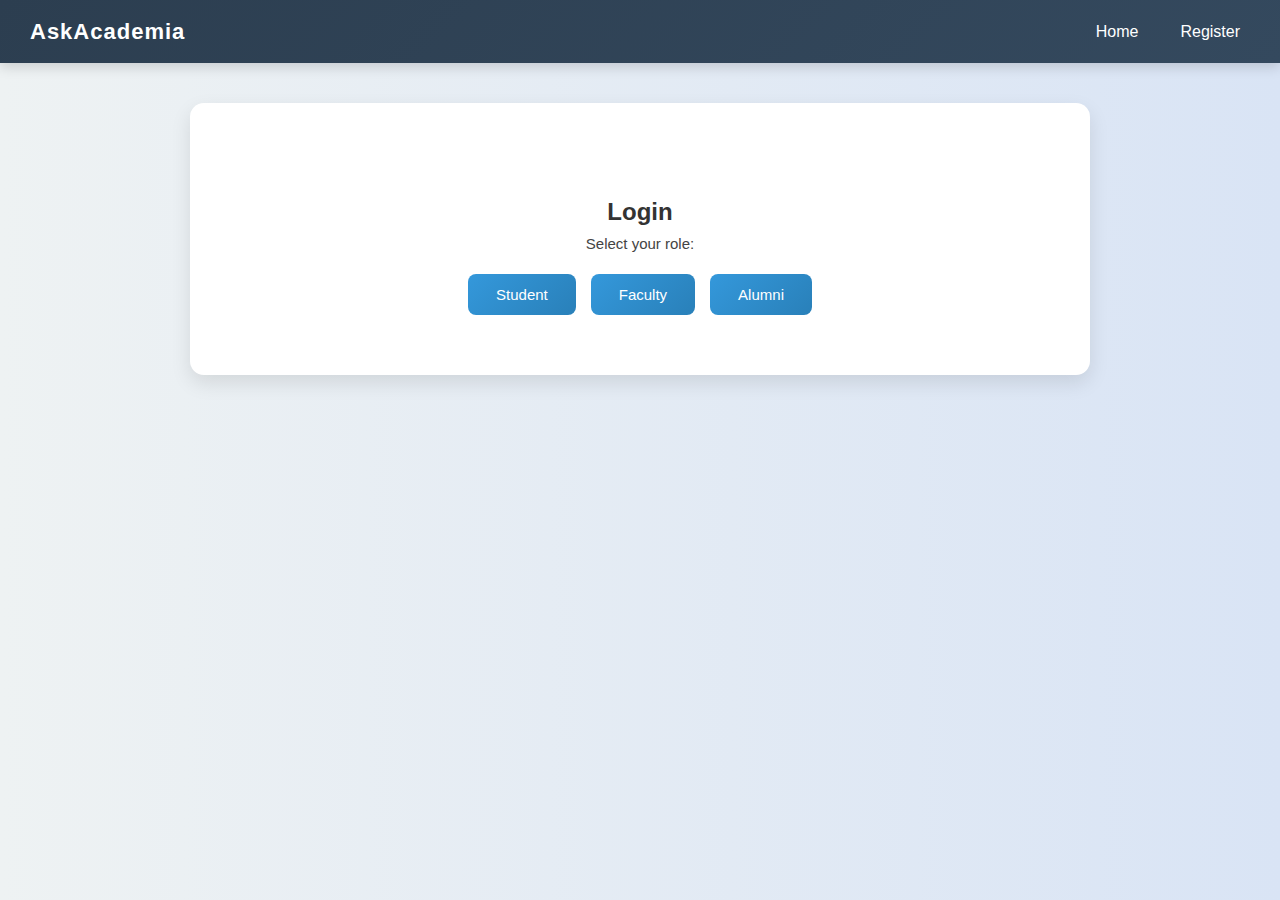
<file: login.html>
<!DOCTYPE html>
<html lang="en">
<head>
  <meta charset="UTF-8">
  <title>AskAcademia - Login</title>
  <link rel="stylesheet" href="style.css">

  <script>
    // Show login form when a role is selected
    function showLoginForm(role) {
      document.getElementById("loginForm").style.display = "block";
      document.getElementById("role").value = role;
      document.getElementById("roleLabel").textContent = role + " Login";
    }

    // Handle login form submission
    function handleLogin(event) {
      event.preventDefault(); // prevent page reload

      const role = document.getElementById("role").value;
      const username = document.getElementById("username").value.trim();
      const password = document.getElementById("password").value.trim();

      // Simple validation
      if (!username || !password) {
        alert("Please enter both username and password.");
        return;
      }

      // Redirect based on role
      if (role === "Student") {
        window.location.href = "./Student Dashboard/student_dashboard.html";
      } else if (role === "Faculty") {
        window.location.href = "./Faculty Dashboard/faculty_dashboard.html";
      } else if (role === "Alumni") {
        window.location.href = "./Alumni Dashboard/alumni_dashboard.html";
      } else {
        alert("Please select a role first.");
      }
    }
  </script>
</head>
<body>
  <!-- Navbar -->
  <div class="navbar">
    <h2>AskAcademia</h2>
    <ul>
      <li><a href="index.html">Home</a></li>
      <li><a href="register.html">Register</a></li>
    </ul>
  </div>

  <!-- Container -->
  <div class="container">
    <div class="hero">
      <h2>Login</h2>
    </div>
    
    <p style="text-align:center;">Select your role:</p>
    <div class="role-buttons">
      <button onclick="showLoginForm('Student')">Student</button>
      <button onclick="showLoginForm('Faculty')">Faculty</button>
      <button onclick="showLoginForm('Alumni')">Alumni</button>
    </div>

    <form id="loginForm" style="display:none;" onsubmit="handleLogin(event)">
      <input type="hidden" id="role">
      <h3 id="roleLabel">Login</h3>
      
      <label>Username:</label>
      <input type="text" id="username" required><br><br> 

      <label>Password:</label>
      <input type="password" id="password" required><br><br>

      <button type="submit">Login</button>
    </form>
  </div>
</body>
</html>
</file>
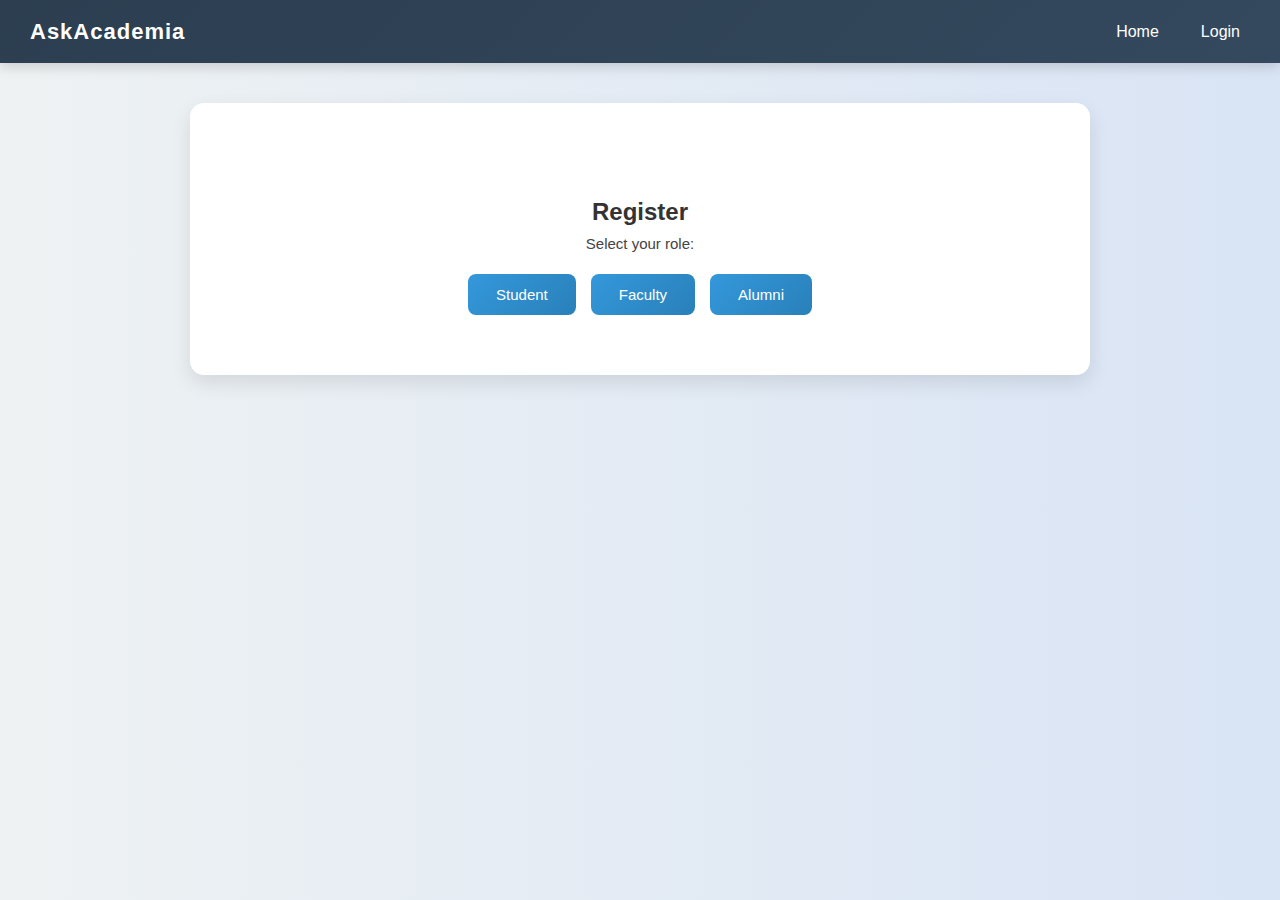
<file: register.html>
<!DOCTYPE html>
<html lang="en">
<head>
  <meta charset="UTF-8">
  <title>AskAcademia - Registration</title>
  <link rel="stylesheet" href="style.css">

  <script>
    function showForm(role) {
      document.getElementById("studentForm").style.display = "none";
      document.getElementById("facultyForm").style.display = "none";
      document.getElementById("alumniForm").style.display = "none";

      if (role === "student") {
        document.getElementById("studentForm").style.display = "block";
      } else if (role === "faculty") {
        document.getElementById("facultyForm").style.display = "block";
      } else if (role === "alumni") {
        document.getElementById("alumniForm").style.display = "block";
      }
    }

    function setYear() {
      const sem = document.getElementById("semester").value;
      let year = "";
      if (sem === "1" || sem === "2") year = "1st Year";
      else if (sem === "3" || sem === "4") year = "2nd Year";
      else if (sem === "5" || sem === "6") year = "3rd Year";
      else if (sem === "7" || sem === "8") year = "4th Year";
      document.getElementById("year").value = year;
    }

    // Handle Registration (redirect to login page)
    function handleRegistration(role, event) {
      event.preventDefault(); // stop form from reloading page
      alert(role.charAt(0).toUpperCase() + role.slice(1) + " registered successfully!");

      // Redirect to login.html
      window.location.href = "./login.html";
    }
  </script>
</head>
<body>
  <!-- Navbar -->
  <div class="navbar">
    <h2>AskAcademia</h2>
    <ul>
      <li><a href="index.html">Home</a></li>
      <li><a href="login.html">Login</a></li>
    </ul>
  </div>

  <!-- Container -->
  <div class="container">
    <div class="hero">
      <h2>Register</h2>
    </div>

    <p style="text-align:center;">Select your role:</p>
    <div class="role-buttons">
      <button onclick="showForm('student')">Student</button>
      <button onclick="showForm('faculty')">Faculty</button>
      <button onclick="showForm('alumni')">Alumni</button>
    </div>

    <!-- Student Registration -->
    <!-- Student Registration -->
    <form id="studentForm" style="display:none;" onsubmit="handleRegistration('student', event)">

  <h3>Student Registration</h3>

  <label>Name:</label>
  <input type="text" name="Name" required><br><br>

  <label>User ID:</label>
  <input type="text" name="UserID" required><br><br>

  <label>Password:</label>
  <input type="password" name="Password" minlength="6" required><br><br>

  <label>Enrollment No.:</label>
  <input type="text" name="EnrollmentNumber" required><br><br>

  <label>Semester:</label>
  <select id="semester" name="Semester" onchange="setYear()" required>
    <option value="">--Select--</option>
    <option value="1">1</option><option value="2">2</option>
    <option value="3">3</option><option value="4">4</option>
    <option value="5">5</option><option value="6">6</option>
    <option value="7">7</option><option value="8">8</option>
  </select><br><br>

  <label>Year:</label>
  <input type="text" id="year" name="Year" readonly><br><br>

  <label>Course:</label>
  <select name="Course" required>
    <option value="">--Select Course--</option>
    <option value="BECE">BECE</option>
    <option value="BEIT">BEIT</option>
    <option value="BEME">BEME</option>
    <option value="BEECE">BEECE</option>
    <option value="BEEE">BEEE</option>
    <option value="BE Civil Engg.">BE Civil Engg.</option>
  </select><br><br>

  <label>Email:</label>
  <input type="email" name="Email" required><br><br>

  <button type="submit" name="submit">Register</button>
</form>

    <!-- Faculty Registration -->
    <form id="facultyForm" style="display:none;" onsubmit="handleRegistration('faculty', event)">
      <h3>Faculty Registration</h3>
      <label>Name:</label>
      <input type="text" required><br><br>
      <label>User ID:</label>
      <input type="text" required><br><br>
      <label>Password:</label>
      <input type="password" minlength="6" required><br><br>
      <label>Photo:</label>
      <input type="file" accept="image/*"><br><br>
      <label>Email:</label>
      <input type="email" required><br><br>
      <label>Department:</label>
      <select required>
        <option value="">--Select Department--</option>
        <option>Computer Department</option>
        <option>Civil Department</option>
        <option>Mechanical Department</option>
        <option>Electrical Department</option>
        <option>Information Technology</option>
        <option>Electronics and Communication</option>
      </select><br><br>
      <label>Activity Cell (optional):</label>
      <input type="text"><br><br>
      <label>Category:</label>
      <select required>
        <option value="">--Select Category--</option>
        <option>Academic/Exam-related Stress</option>
        <option>Career Guidance (Placements, GATE, Abroad Studies, Research)</option>
        <option>Harassment/Bullying</option>
        <option>Infrastructure/Digital/Campus Tech Issues</option>
        <option>Mental Health or Personal Support</option>
      </select><br><br>
      <button type="submit">Register</button>
    </form>

    <!-- Alumni Registration -->
    <form id="alumniForm" style="display:none;" onsubmit="handleRegistration('alumni', event)">
      <h3>Alumni Registration</h3>
      <label>User ID:</label>
      <input type="text" required><br><br>
      <label>Password:</label>
      <input type="password" minlength="6" required><br><br>
      <label>Name:</label>
      <input type="text" required><br><br>
      <label>Photo:</label>
      <input type="file" accept="image/*"><br><br>
      <label>Pass-out Year:</label>
      <input type="text" required><br><br>
      <label>Field of Interest:</label>
      <input type="text" required><br><br>
      <button type="submit">Register</button>
    </form>
  </div>
</body>
</html>
</file>
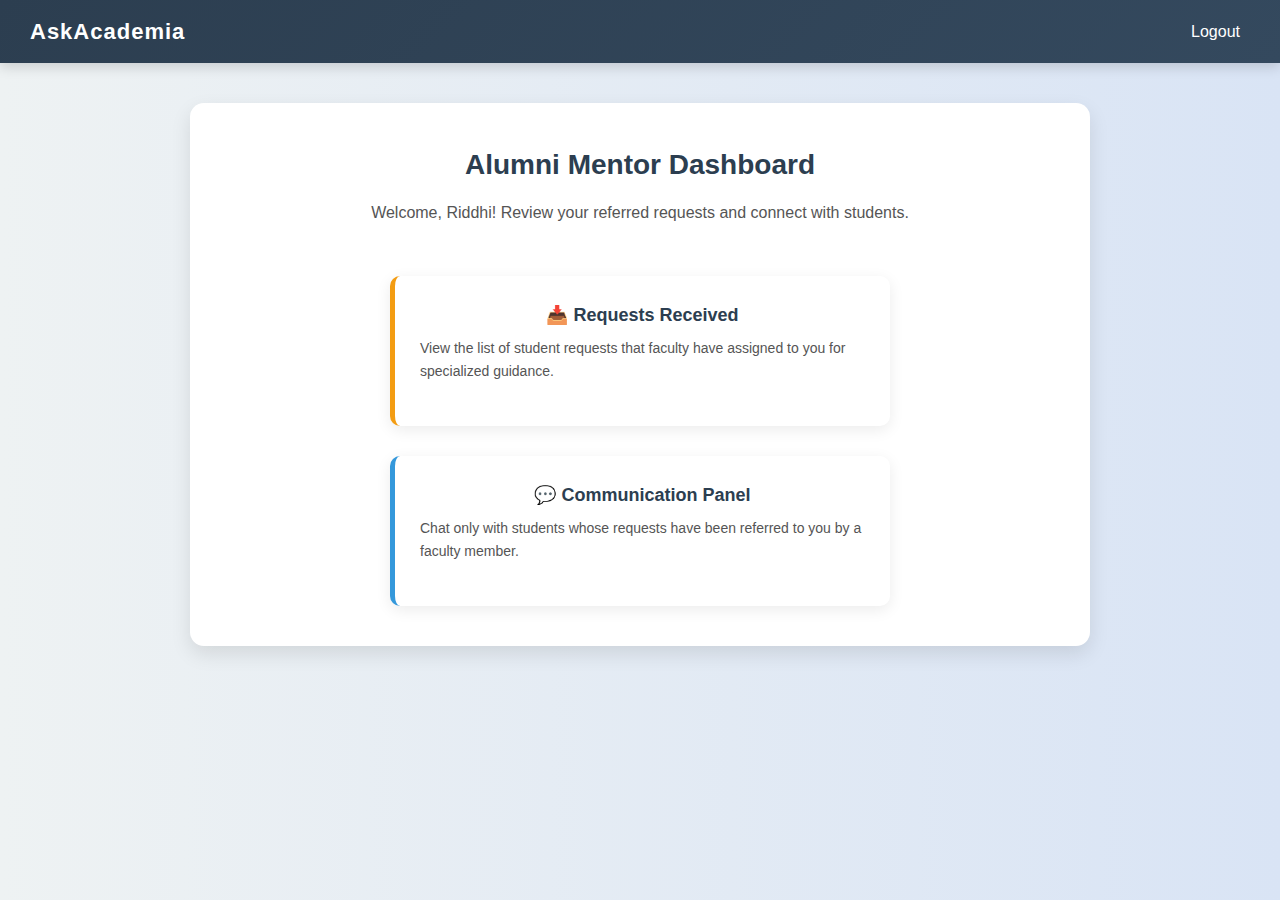
<file: Alumni Dashboard/alumni_dashboard.html>
<!DOCTYPE html>
<html lang="en">
<head>
    <meta charset="UTF-8">
    <title>Alumni Dashboard - AskAcademia</title>
    <link rel="stylesheet" href="../style.css">
</head>
<body>
    <!-- Navbar: Only AskAcademia Title and Logout Option -->
    <div class="navbar">
        <h2>AskAcademia</h2>
        <ul>
            <!-- Logout link redirects to login page and will clear the session via JS/API -->
            <li><a href="../login.html" id="logoutBtn">Logout</a></li> 
        </ul>
    </div>

    <!-- Main Dashboard Container -->
    <div class="container">
        <!-- Hero Section -->
        <div class="hero" style="padding: 0; margin-bottom: 20px;"> 
            <h1 style="font-size: 28px;">Alumni Mentor Dashboard</h1>
            <h3 style="font-size: 16px; margin-bottom: 0;">Welcome, Riddhi! Review your referred requests and connect with students.</h3>
        </div>
        
        <!-- Dashboard Sections (Layout adjusted for 2 main cards) -->
        <div class="dashboard-grid" style="grid-template-columns: 1fr;">
            
            <!-- 1. Requests Received (Core Function) -->
            <a href="view_requests_alumni.html" class="dashboard-card" style="border-left-color: #f39c12;">
                <h3>📥 Requests Received</h3>
                <p>View the list of student requests that faculty have assigned to you for specialized guidance.</p>
            </a>

            <!-- 2. Communication Panel (Core Function - Student Specific) -->
            <a href="alumni_chat_panel_2.html" class="dashboard-card" style="border-left-color: #3498db;">
                <h3>💬 Communication Panel</h3>
                <p>Chat only with students whose requests have been referred to you by a faculty member.</p>
            </a>

            <!-- Note: "My Impact" and "Search Directory" cards have been removed. -->

        </div>
    </div>
</body>
</html>
</file>
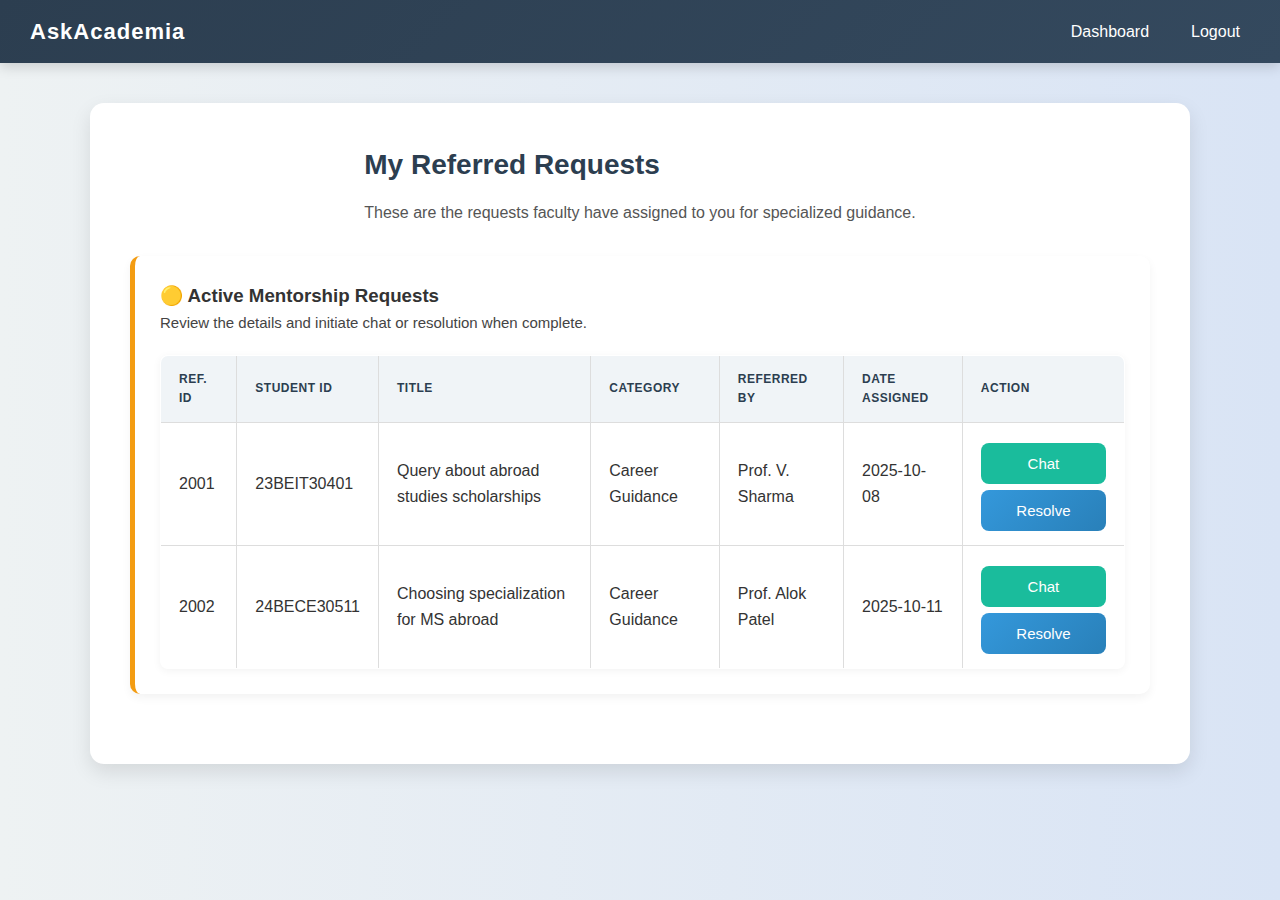
<file: Alumni Dashboard/view_requests_alumni.html>
<!DOCTYPE html>
<html lang="en">
<head>
    <meta charset="UTF-8">
    <title>Requests Received - Alumni</title>
    <link rel="stylesheet" href="../style.css">
</head>
<body>
    <!-- Navbar -->
    <div class="navbar">
        <h2>AskAcademia</h2>
        <ul>
            <li><a href="./alumni_dashboard.html">Dashboard</a></li>
            <li><a href="../login.html">Logout</a></li> 
        </ul>
    </div>

    <!-- Main Container: Wide layout for the data table -->
    <div class="container wide-content" style="max-width: 1100px; text-align: left;">
        
        <div class="hero" style="padding: 0; margin-bottom: 30px; text-align: left;"> 
            <h1 style="font-size: 28px; text-align: left;">My Referred Requests</h1>
            <h3 style="font-size: 16px; margin-bottom: 0; text-align: left;">These are the requests faculty have assigned to you for specialized guidance.</h3>
        </div>

        <!-- Request Table -->
        <div class="card" style="border-left-color: #f39c12;">
            <h3>🟡 Active Mentorship Requests</h3>
            <p>Review the details and initiate chat or resolution when complete.</p>

            <table class="data-table">
                <thead>
                    <tr>
                        <th>Ref. ID</th>
                        <th>Student ID</th>
                        <th>Title</th>
                        <th>Category</th>
                        <th>Referred By</th>
                        <th>Date Assigned</th>
                        <th>Action</th>
                    </tr>
                </thead>
                <tbody id="referredRequestsTable">
                    <!-- Example Referred Request Row (To be populated by API) -->
                    <tr>
                        <td>2001</td>
                        <td>23BEIT30401</td>
                        <td>Query about abroad studies scholarships</td>
                        <td>Career Guidance</td>
                        <td>Prof. V. Sharma</td>
                        <td>2025-10-08</td>
                        <td>
                            <button class="dashboard-btn" onclick="openChat(2001)" style="background: #1abc9c;">Chat</button>
                            <button class="dashboard-btn" onclick="resolveRequest(2001)">Resolve</button>
                        </td>
                    </tr>
                    <tr>
                        <td>2002</td>
                        <td>24BECE30511</td>
                        <td>Choosing specialization for MS abroad</td>
                        <td>Career Guidance</td>
                        <td>Prof. Alok Patel</td>
                        <td>2025-10-11</td>
                        <td>
                            <button class="dashboard-btn" onclick="openChat(2002)" style="background: #1abc9c;">Chat</button>
                            <button class="dashboard-btn" onclick="resolveRequest(2002)">Resolve</button>
                        </td>
                    </tr>
                </tbody>
            </table>
        </div>
    </div>
</body>
</html>
</file>
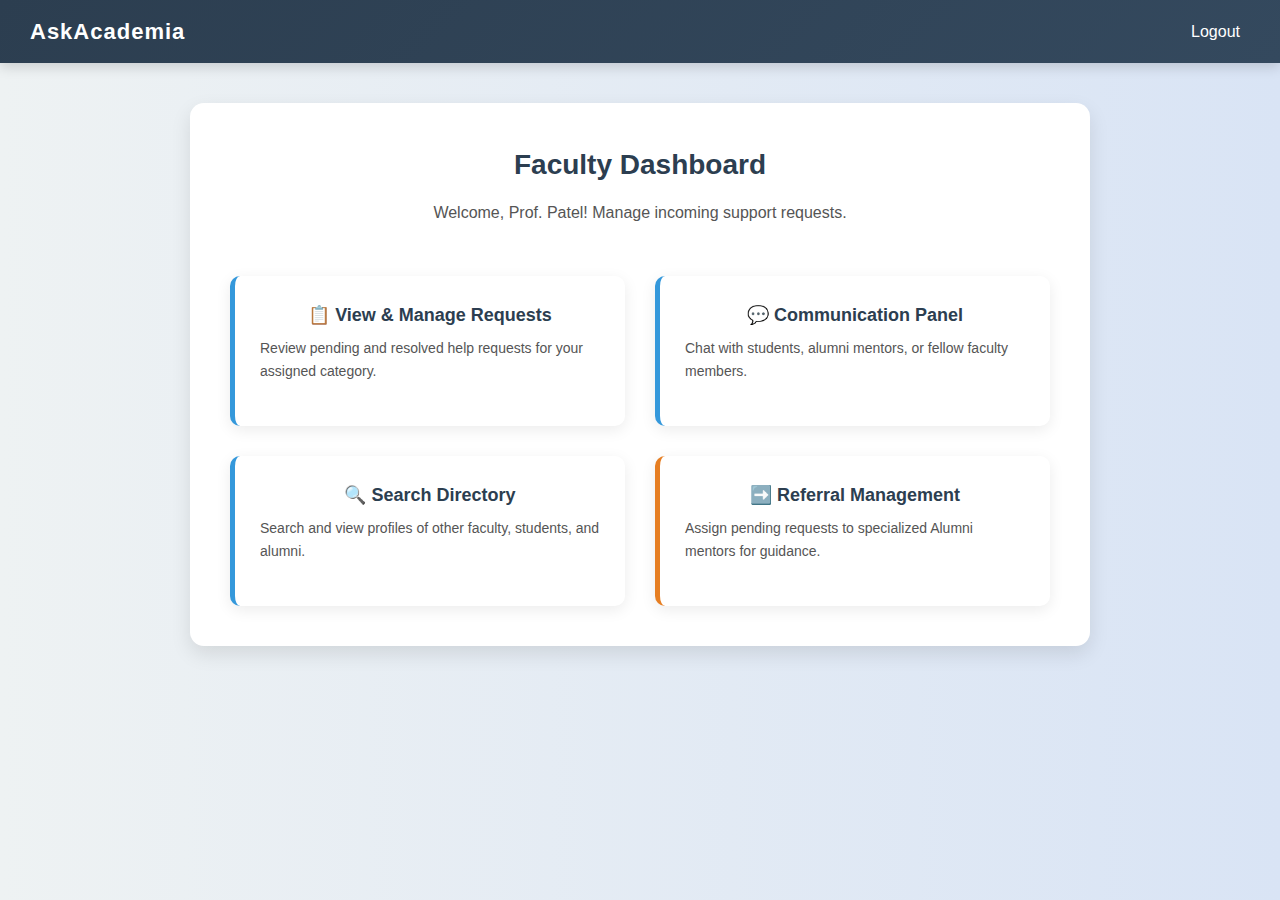
<file: Faculty Dashboard/faculty_dashboard.html>
<html lang="en">
    <head>
        <meta charset="UTF-8">
        <title>Faculty Dashboard - AskAcademia</title>
        <link rel="stylesheet" href="../style.css">
    </head>
    <body>
        <!-- Navbar: Only AskAcademia Title and Logout Option -->
        <div class="navbar">
            <h2>AskAcademia</h2>
            <ul>
                <!-- Logout link redirects to login page and will clear the session via JS/API -->
                <li><a href="../login.html" id="logoutBtn">Logout</a></li> 
            </ul>
        </div>
    
        <!-- Main Dashboard Container -->
        <div class="container">
            <!-- Hero Section -->
            <div class="hero" style="padding: 0; margin-bottom: 20px;"> 
                <h1 style="font-size: 28px;">Faculty Dashboard</h1>
                <h3 style="font-size: 16px; margin-bottom: 0;">Welcome, Prof. Patel! Manage incoming support requests.</h3>
            </div>
            
            <!-- Dashboard Sections (2x2 Grid Layout) -->
            <div class="dashboard-grid">
                
                <!-- 1. View Requests (Core Triage Function) -->
                <a href="view_requests_faculty.html" class="dashboard-card">
                    <h3>📋 View & Manage Requests</h3>
                    <p>Review pending and resolved help requests for your assigned category.</p>
                </a>
    
                <!-- 2. Communication Panel -->
                <a href="faculty_chat_panel_2.html" class="dashboard-card">
                    <h3>💬 Communication Panel</h3>
                    <p>Chat with students, alumni mentors, or fellow faculty members.</p>
                </a>
    
                <!-- 3. Search Feature (Directory) -->
                <a href="search_directory.html" class="dashboard-card">
                    <h3>🔍 Search Directory</h3>
                    <p>Search and view profiles of other faculty, students, and alumni.</p>
                </a>
                
                <!-- Added a fourth link for future scalability/report requirements (Referral Management) -->
                <a href="referral_management.html" class="dashboard-card" style="border-left-color: #e67e22;">
                    <h3>➡️ Referral Management</h3>
                    <p>Assign pending requests to specialized Alumni mentors for guidance.</p>
                </a>
    
            </div>
        </div>
        <!-- You will add your faculty_dashboard.js file here later for interactivity -->
    </body>
    </html>
</file>
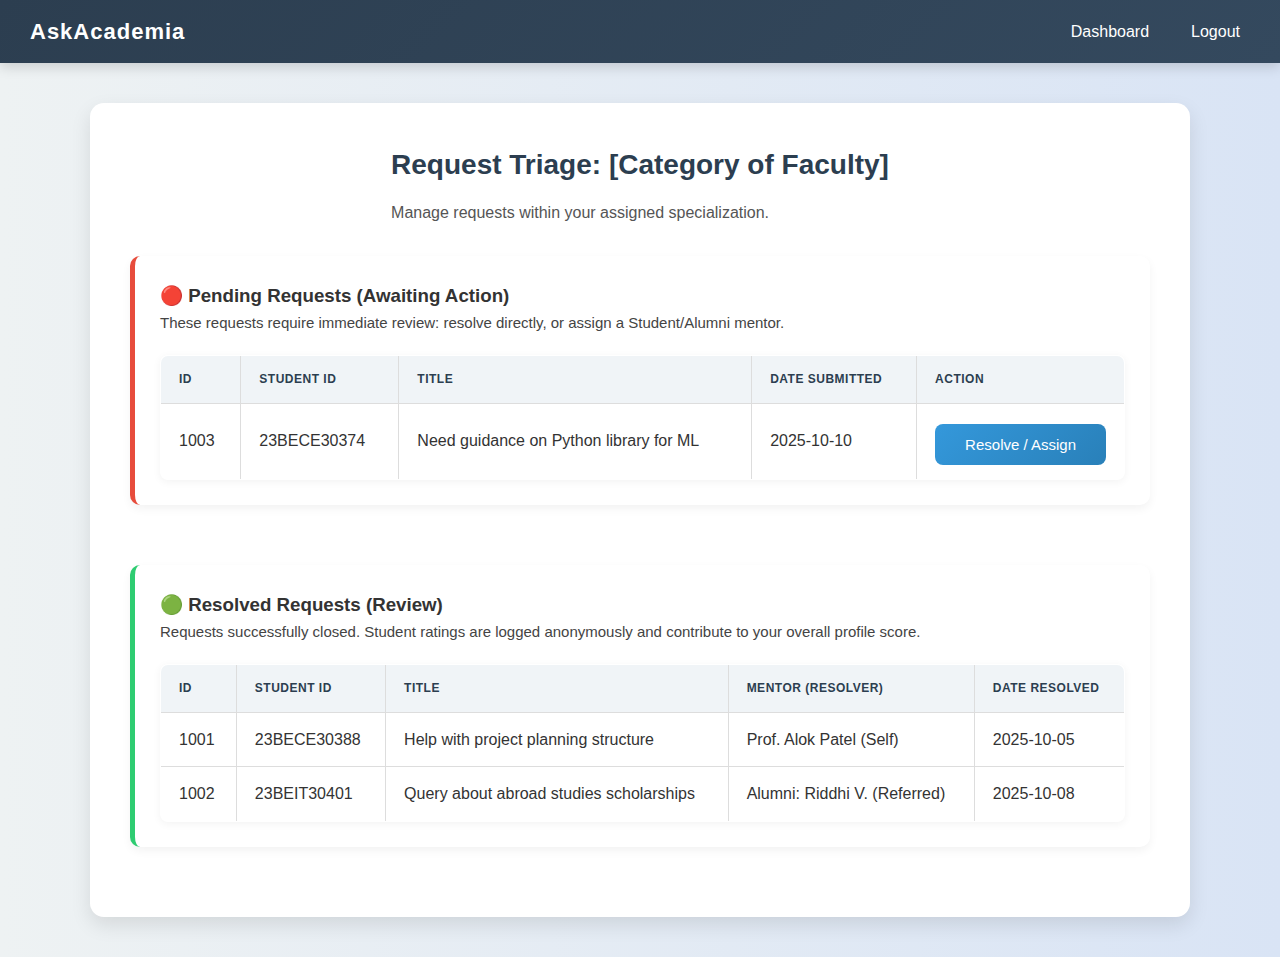
<file: Faculty Dashboard/view_requests_faculty.html>
<!DOCTYPE html>
<html lang="en">
<head>
    <meta charset="UTF-8">
    <title>Manage Requests - Faculty</title>
    <link rel="stylesheet" href="../style.css">
</head>
<body>
    <!-- Navbar -->
    <div class="navbar">
        <h2>AskAcademia</h2>
        <ul>
            <li><a href="./faculty_dashboard.html">Dashboard</a></li>
            <li><a href="../login.html">Logout</a></li> 
        </ul>
    </div>

    <!-- Main Container: Note the 'wide-content' class for left-aligned text in the hero -->
    <div class="container wide-content" style="max-width: 1100px; text-align: left;">
        
        <div class="hero" style="padding: 0; margin-bottom: 30px; text-align: left;"> 
            <!-- Dynamic Category Header -->
            <h1 style="font-size: 28px; text-align: left;">Request Triage: [Category of Faculty]</h1>
            <h3 style="font-size: 16px; margin-bottom: 0; text-align: left;">Manage requests within your assigned specialization.</h3>
        </div>

        <!-- Upper Box: Pending Requests -->
        <div class="card" style="border-left-color: #e74c3c;">
            <h3>🔴 Pending Requests (Awaiting Action)</h3>
            <p>These requests require immediate review: resolve directly, or assign a Student/Alumni mentor.</p>

            <table class="data-table">
                <thead>
                    <tr>
                        <th>ID</th>
                        <th>Student ID</th>
                        <th>Title</th>
                        <!-- Category column removed -->
                        <th>Date Submitted</th>
                        <th>Action</th>
                    </tr>
                </thead>
                <tbody id="pendingRequestsTable">
                    <!-- Example Pending Request Row (To be populated by API) -->
                    <tr>
                        <td>1003</td>
                        <td>23BECE30374</td>
                        <td>Need guidance on Python library for ML</td>
                        <!-- Corresponding category data removed -->
                        <td>2025-10-10</td>
                        <td>
                            <!-- Updated button text to reflect the three options: resolve, assign, refer -->
                            <button class="dashboard-btn" onclick="openActionModal(1003)">Resolve / Assign</button>
                        </td>
                    </tr>
                </tbody>
            </table>
        </div>
        
        <!-- Lower Box: Resolved Requests -->
        <div class="card" style="border-left-color: #2ecc71; margin-top: 30px;">
            <h3>🟢 Resolved Requests (Review)</h3>
            <p>Requests successfully closed. Student ratings are logged anonymously and contribute to your overall profile score.</p>

            <table class="data-table">
                <thead>
                    <tr>
                        <th>ID</th>
                        <th>Student ID</th>
                        <th>Title</th>
                        <th>Mentor (Resolver)</th>
                        <th>Date Resolved</th>
                    </tr>
                </thead>
                <tbody id="resolvedRequestsTable">
                    <!-- Example Resolved Request Row (To be populated by API) -->
                    <tr>
                        <td>1001</td>
                        <td>23BECE30388</td>
                        <td>Help with project planning structure</td>
                        <!-- Clarified that the mentor could be the faculty themselves or an assigned resolver -->
                        <td>Prof. Alok Patel (Self)</td> 
                        <td>2025-10-05</td>
                    </tr>
                    <tr>
                        <td>1002</td>
                        <td>23BEIT30401</td>
                        <td>Query about abroad studies scholarships</td>
                        <td>Alumni: Riddhi V. (Referred)</td>
                        <td>2025-10-08</td>
                    </tr>
                </tbody>
            </table>
        </div>
    </div>
    <!-- <script src="view_requests_faculty.js"></script> -->
</body>
</html>
</file>
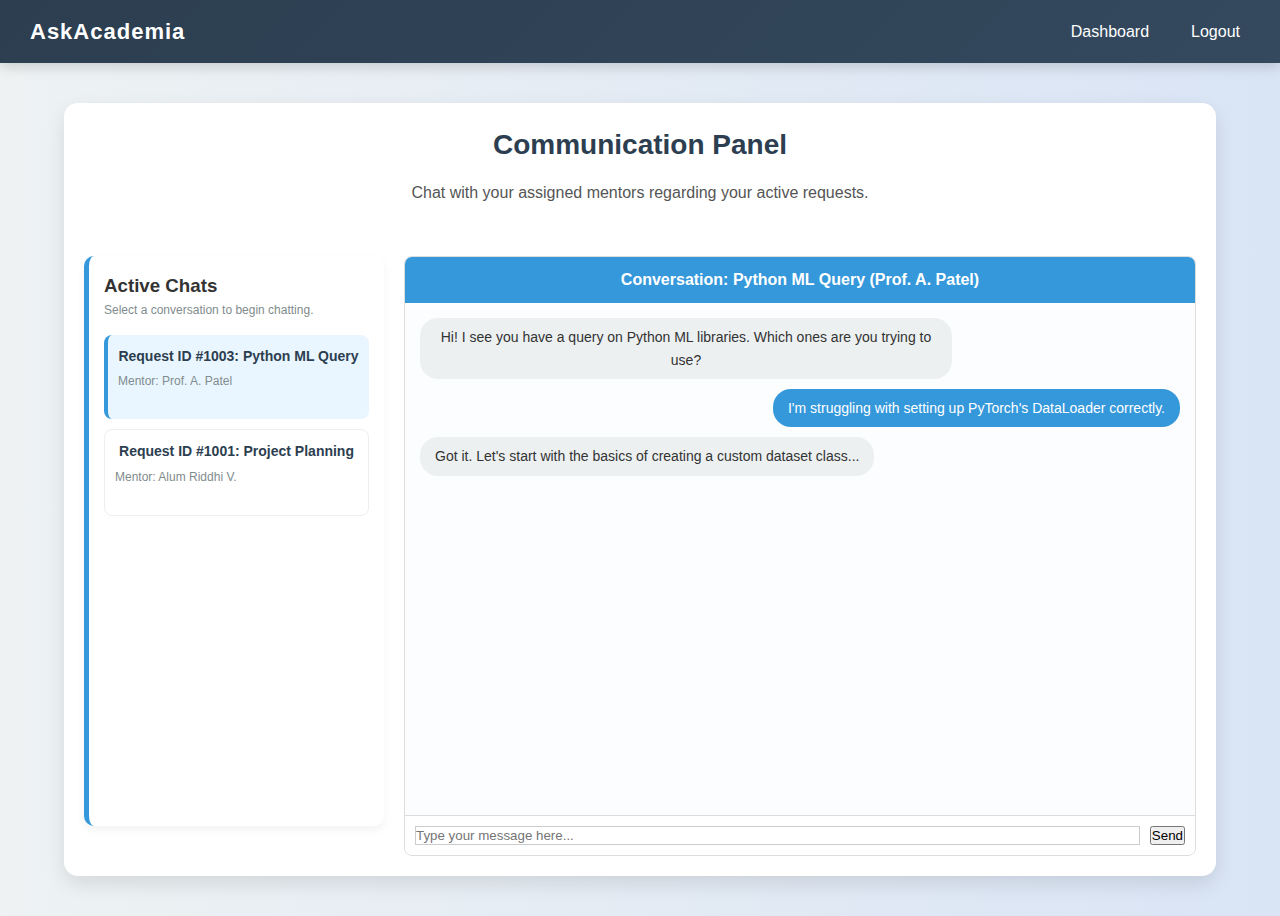
<file: Student Dashboard/communication_panel.html>
<!DOCTYPE html>
<html lang="en">
<head>
    <meta charset="UTF-8">
    <title>Communication Panel - AskAcademia</title>
    <link rel="stylesheet" href="../style.css">
</head>
<body>
    <!-- Navbar: This page is linked from dashboards, so we provide a back button to the student dashboard as an example -->
    <div class="navbar">
        <h2>AskAcademia</h2>
        <ul>
            <li><a href="./student_dashboard.html">Dashboard</a></li>
            <li><a href="../login.html" id="logoutBtn">Logout</a></li> 
        </ul>
    </div>

    <!-- Main Chat Container -->
    <div class="container" style="max-width: 1200px; padding: 20px; min-height: 80vh;">
        
        <div class="hero" style="padding: 0; margin-bottom: 30px;"> 
            <h1 style="font-size: 28px; text-align: center;">Communication Panel</h1>
            <h3 style="font-size: 16px; margin-bottom: 0; text-align: center;">Chat with your assigned mentors regarding your active requests.</h3>
        </div>

        <!-- Two-column Layout for Chat Interface -->
        <div style="display: flex; gap: 20px; width: 100%; height: 600px; margin-top: 20px;">
            
            <!-- Left Column: Chat List -->
            <div class="card" style="flex: 0 0 300px; padding: 15px;">
                <h3>Active Chats</h3>
                <p style="font-size: 12px; margin-bottom: 15px; text-align: left; color: #7f8c8d;">Select a conversation to begin chatting.</p>

                <!-- Example Chat List Items (Simulated) -->
                <div id="chatList" style="overflow-y: auto;">
                    <!-- Chat Item 1: Open Request -->
                    <div class="chat-item active-chat" style="padding: 10px; border-radius: 8px; margin-bottom: 10px; background-color: #eaf6ff; border-left: 4px solid #3498db; cursor: pointer;">
                        <h4 style="font-size: 14px; margin: 0; color: #2c3e50;">Request ID #1003: Python ML Query</h4>
                        <p style="font-size: 12px; color: #7f8c8d; margin-top: 5px;">Mentor: Prof. A. Patel</p>
                    </div>

                    <!-- Chat Item 2: Resolved Request -->
                    <div class="chat-item" style="padding: 10px; border-radius: 8px; margin-bottom: 10px; background-color: #fff; border: 1px solid #eee; cursor: pointer;">
                        <h4 style="font-size: 14px; margin: 0; color: #2c3e50;">Request ID #1001: Project Planning</h4>
                        <p style="font-size: 12px; color: #7f8c8d; margin-top: 5px;">Mentor: Alum Riddhi V.</p>
                    </div>
                </div>
            </div>

            <!-- Right Column: Chat Window -->
            <div style="flex-grow: 1;">
                <div class="chat-container">
                    
                    <!-- Chat Header -->
                    <div style="padding: 10px 15px; background: #3498db; color: white; border-bottom: 1px solid #3498db;">
                        <h4 style="margin: 0; font-size: 16px;">Conversation: Python ML Query (Prof. A. Patel)</h4>
                    </div>

                    <!-- Message History Area -->
                    <div class="message-area" id="messageArea">
                        <!-- Messages will be dynamically added here -->
                        <div class="message received">Hi! I see you have a query on Python ML libraries. Which ones are you trying to use?</div>
                        <div class="message sent">I'm struggling with setting up PyTorch's DataLoader correctly.</div>
                        <div class="message received">Got it. Let's start with the basics of creating a custom dataset class...</div>
                    </div>

                    <!-- Chat Input -->
                    <div class="chat-input">
                        <input type="text" id="messageInput" placeholder="Type your message here..." />
                        <button onclick="sendMessage()">Send</button>
                    </div>

                </div>
            </div>
        </div>
    </div>

    <!-- Placeholder Script for Interaction -->
    <script>
        // Placeholder function for sending messages
        function sendMessage() {
            const input = document.getElementById('messageInput');
            const messageText = input.value.trim();
            if (messageText === "") return;

            const messageArea = document.getElementById('messageArea');
            const newMessage = document.createElement('div');
            newMessage.className = 'message sent';
            newMessage.textContent = messageText;
            
            messageArea.appendChild(newMessage);
            input.value = '';
            
            // Scroll to the bottom of the chat
            messageArea.scrollTop = messageArea.scrollHeight;
        }
    </script>
</body>
</html>
</file>
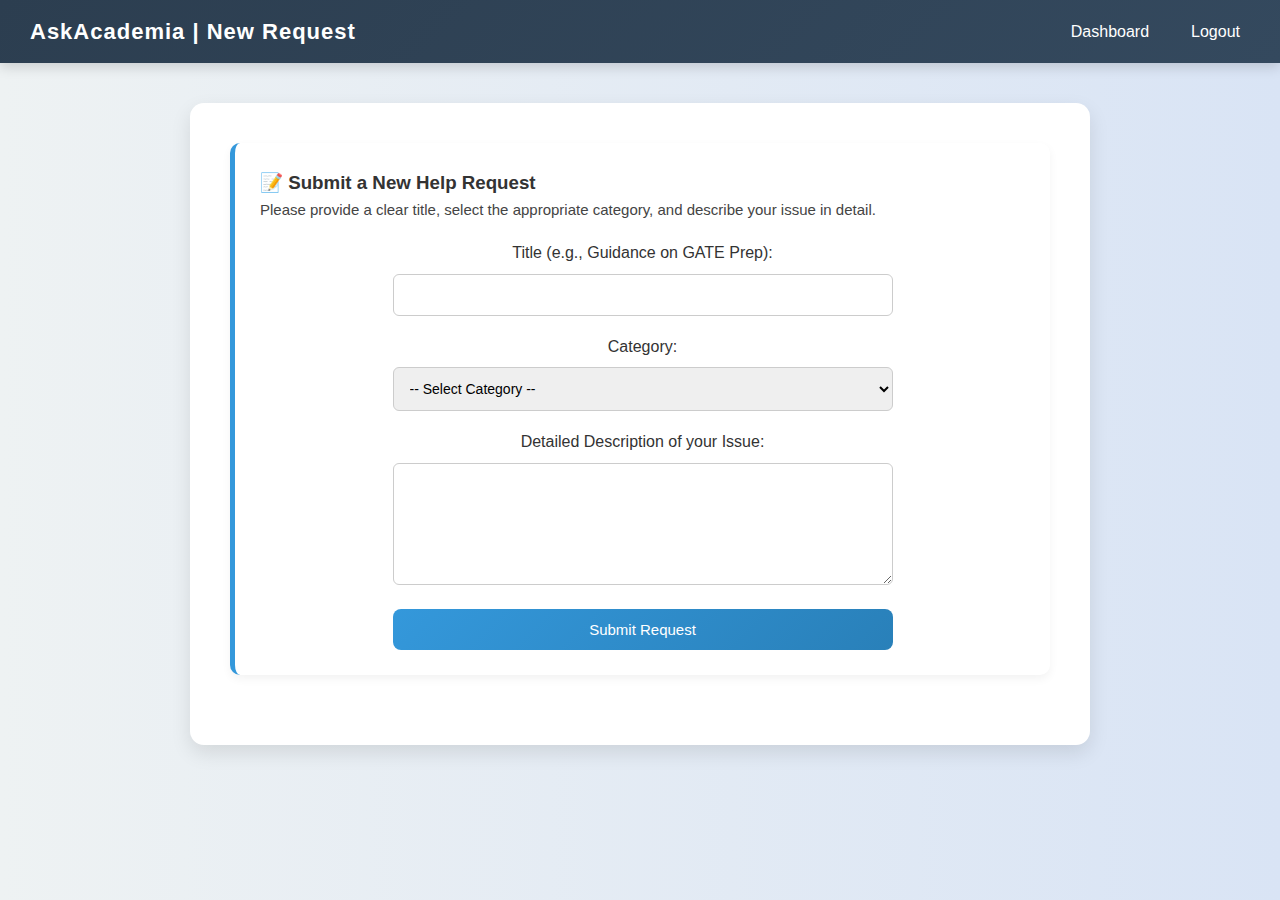
<file: Student Dashboard/raise_request.html>
<!DOCTYPE html>
<html lang="en">
<head>
    <meta charset="UTF-8">
    <title>Raise New Request - AskAcademia</title>
    <link rel="stylesheet" href="../style.css">
</head>
<body>
    <div class="navbar">
        <h2>AskAcademia | New Request</h2>
        <ul>
            <li><a href="./student_dashboard.html">Dashboard</a></li>
            <li><a href="../login.html">Logout</a></li> 
        </ul>
    </div>

    <div class="container">
        <div class="card">
            <h3>📝 Submit a New Help Request</h3>
            <p>Please provide a clear title, select the appropriate category, and describe your issue in detail.</p>
            
            <form id="requestSubmissionForm" onsubmit="submitHelpRequest(event)"> 
                
                <label for="requestTitle">Title (e.g., Guidance on GATE Prep):</label>
                <input type="text" id="requestTitle" required>

                <label for="requestCategory">Category:</label>
                <select id="requestCategory" required>
                    <option value="">-- Select Category --</option>
                    <option value="Academic">Academic/Exam-related Stress</option>
                    <option value="Career">Career Guidance (Placements, GATE, Abroad Studies, Research)</option>
                    <option value="Harassment">Harassment/Bullying</option>
                    <option value="Infrastructure">Infrastructure/Digital/Campus Tech Issues</option>
                    <option value="MentalHealth">Mental Health or Personal Support</option>
                </select>

                <label for="requestDescription">Detailed Description of your Issue:</label>
                <textarea id="requestDescription" rows="6" required></textarea>

                <button type="submit">Submit Request</button>
            </form>
        </div>
    </div>
    <script>
        // Placeholder JavaScript function for client-side validation and API call
        function submitHelpRequest(event) {
            event.preventDefault();
            // 1. Collect data from form fields (Title, Category, Description)
            const title = document.getElementById('requestTitle').value;
            const category = document.getElementById('requestCategory').value;
            const description = document.getElementById('requestDescription').value;

            // 2. Call the backend API (Node.js/Express) using the Fetch API or Axios
            console.log('Request data ready for API:', { title, category, description });
            
            // This is the CRUCIAL STEP for database connectivity
            // You will replace this with an actual API call later:
            // fetch('/api/requests/submit', { ... }).then(response => { ... });

            alert('Request Submitted! (Requires backend integration)');
            // On successful submission, redirect the user:
            // window.location.href = 'track_requests.html'; 
        }
    </script>
</body>
</html>
</file>
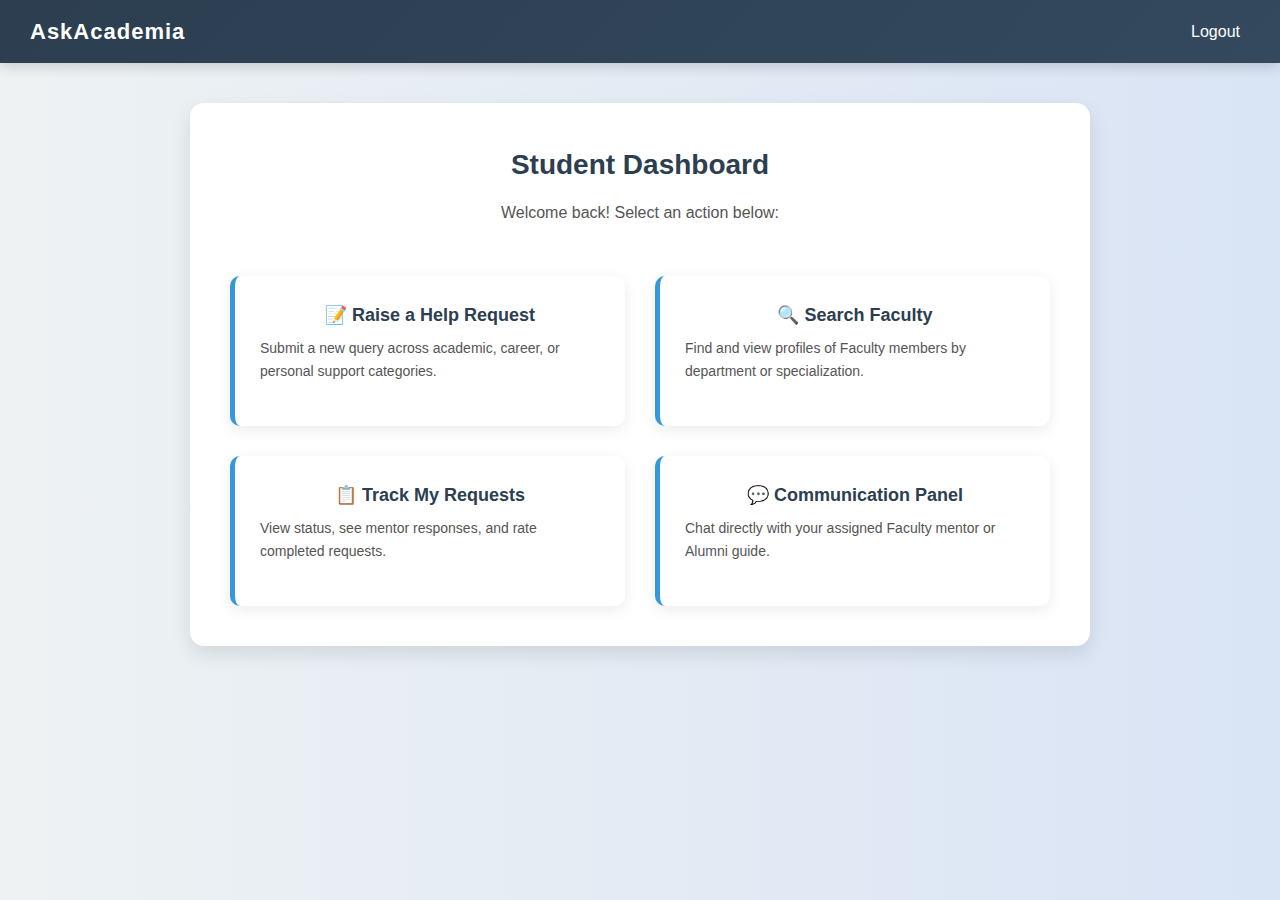
<file: Student Dashboard/student_dashboard.html>
<!DOCTYPE html>
<html lang="en">
<head>
    <meta charset="UTF-8">
    <title>Student Dashboard - AskAcademia</title>
    <link rel="stylesheet" href="../style.css">
</head>
<body>
    <div class="navbar">
        <h2>AskAcademia</h2>
        <ul>
            <li><a href="../login.html" id="logoutBtn">Logout</a></li> 
        </ul>
    </div>

    <div class="container">
        <div class="hero" style="padding: 0; margin-bottom: 20px;"> 
            <h1 style="font-size: 28px;">Student Dashboard</h1>
            <h3 style="font-size: 16px; margin-bottom: 0;">Welcome back! Select an action below:</h3>
        </div>
        
        <div class="dashboard-grid">
            
            <a href="raise_request.html" class="dashboard-card">
                <h3>📝 Raise a Help Request</h3>
                <p>Submit a new query across academic, career, or personal support categories.</p>
            </a>

            <a href="search_faculty.html" class="dashboard-card">
                <h3>🔍 Search Faculty</h3>
                <p>Find and view profiles of Faculty members by department or specialization.</p>
            </a>

            <a href="track_requests.html" class="dashboard-card">
                <h3>📋 Track My Requests</h3>
                <p>View status, see mentor responses, and rate completed requests.</p>
            </a>

            <a href="./communication_panel.html" class="dashboard-card">
                <h3>💬 Communication Panel</h3>
                <p>Chat directly with your assigned Faculty mentor or Alumni guide.</p>
            </a>

        </div>
    </div>
    </body>
</html>
</file>
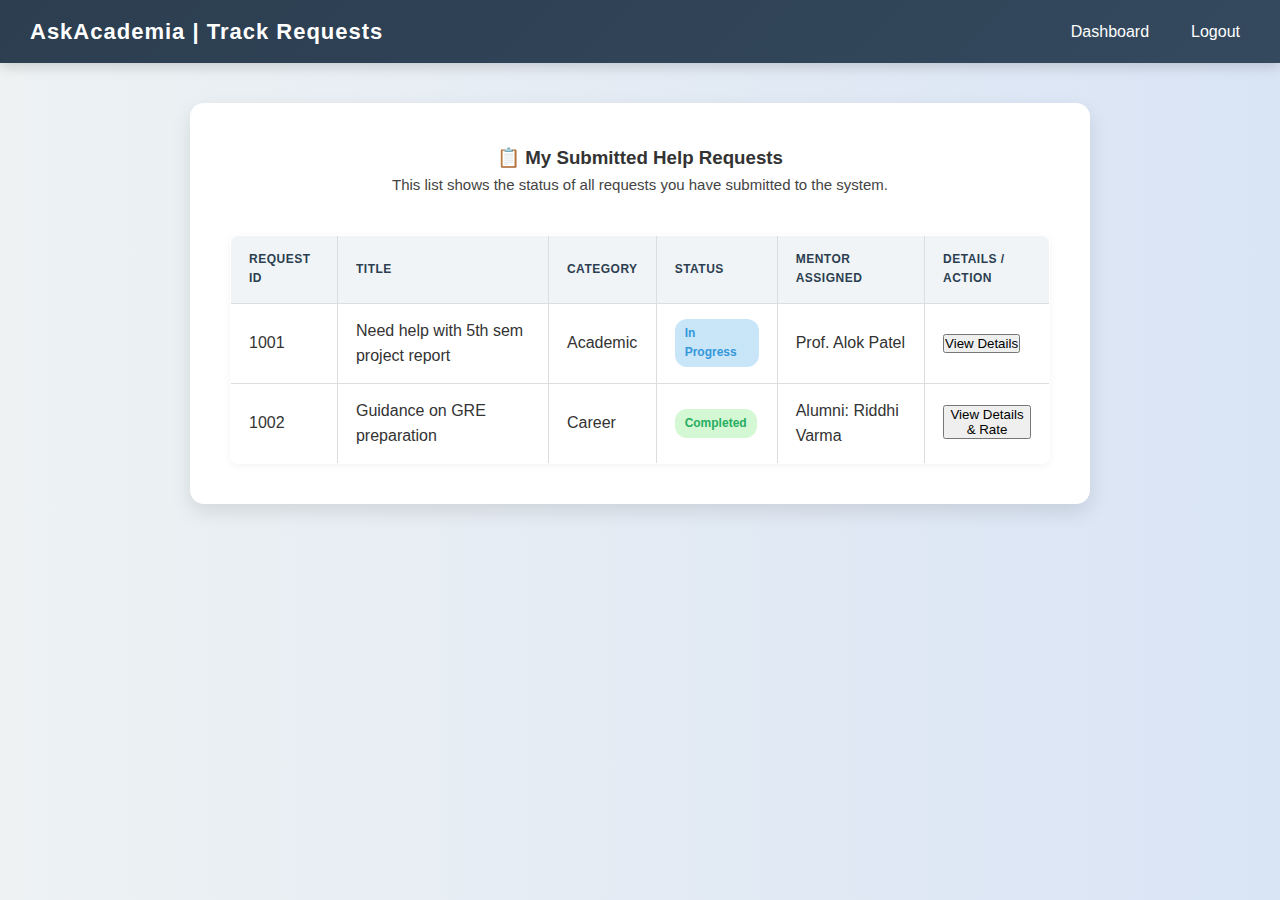
<file: Student Dashboard/track_requests.html>
<!DOCTYPE html>
<html lang="en">
<head>
    <meta charset="UTF-8">
    <title>Track My Requests - AskAcademia</title>
    <link rel="stylesheet" href="../style.css">
</head>
<body>
    <div class="navbar">
        <h2>AskAcademia | Track Requests</h2>
        <ul>
            <li><a href="./student_dashboard.html">Dashboard</a></li>
            <li><a href="../login.html">Logout</a></li> 
        </ul>
    </div>

    <div class="container">
        <h3>📋 My Submitted Help Requests</h3>
        <p>This list shows the status of all requests you have submitted to the system.</p>
        
        <table class="data-table">
            <thead>
                <tr>
                    <th>Request ID</th>
                    <th>Title</th>
                    <th>Category</th>
                    <th>Status</th>
                    <th>Mentor Assigned</th>
                    <th>Details / Action</th>
                </tr>
            </thead>
            <tbody id="requestsList">
                <tr>
                    <td>1001</td>
                    <td>Need help with 5th sem project report</td>
                    <td>Academic</td>
                    <td><span class="status in-progress">In Progress</span></td>
                    <td>Prof. Alok Patel</td>
                    <td><button onclick="viewDetails(1001)">View Details</button></td>
                </tr>
                <tr>
                    <td>1002</td>
                    <td>Guidance on GRE preparation</td>
                    <td>Career</td>
                    <td><span class="status resolved">Completed</span></td>
                    <td>Alumni: Riddhi Varma</td>
                    <td><button onclick="viewDetails(1002)">View Details & Rate</button></td>
                </tr>
            </tbody>
        </table>
        
        <div id="requestDetail" class="card" style="margin-top: 30px; display: none;">
            <h3>Request ID: <span id="detailId"></span> - <span id="detailStatus"></span></h3>
            <p><strong>Mentor Message:</strong> <span id="detailMessage">"Great work on the report! You're ready for the final submission."</span></p>

            <h4>Rate Your Mentor</h4>
            <form id="ratingForm" onsubmit="submitRating(event)">
                <label for="rating">Rating (1 to 5 Stars):</label>
                <select id="rating" required>
                    <option value="5">5 - Excellent</option>
                    <option value="4">4 - Good</option>
                    <option value="3">3 - Average</option>
                    <option value="2">2 - Poor</option>
                    <option value="1">1 - Very Poor</option>
                </select>
                <button type="submit">Submit Feedback</button>
            </form>
        </div>
    </div>
    </body>
</html>
</file>
<file: style.css>
/* Reset & Base */
* {
  margin: 0;
  padding: 0;
  box-sizing: border-box;
}

body {
  font-family: 'Segoe UI', Tahoma, Geneva, Verdana, sans-serif;
  /* Using your preferred background gradient */
  background: linear-gradient(to right, #eef2f3, #d9e4f5); 
  color: #333;
  line-height: 1.6;
  min-height: 100vh;
  display: flex;
  flex-direction: column;
  position: relative;
  overflow-x: hidden;
  margin: 0; /* FIX 1: Removes the default browser margin from the top of the body */
}

/* Decorative Backgrounds */
body::before {
  content: "";
  position: absolute;
  top: 10%;
  left: 5%;
  width: 300px;
  height: 300px;
  background: url('https://img.icons8.com/ios/500/graduation-cap.png') no-repeat center;
  background-size: contain;
  opacity: 0.05;
  z-index: 0;
}

body::after {
  content: "";
  position: absolute;
  bottom: 10%;
  right: 5%;
  width: 350px;
  height: 350px;
  background: url('https://img.icons8.com/ios/500/books.png') no-repeat center;
  background-size: contain;
  opacity: 0.05;
  z-index: 0;
}

/* Navbar */
.navbar {
  background: linear-gradient(135deg, #2c3e50, #34495e);
  color: white;
  padding: 14px 30px;
  display: flex;
  justify-content: space-between;
  align-items: center;
  box-shadow: 0 4px 12px rgba(0,0,0,0.15);
  z-index: 10;
}

.navbar h2 {
  font-size: 22px;
  font-weight: bold;
  letter-spacing: 1px;
}

.navbar ul {
  list-style: none;
  display: flex;
  gap: 22px;
  margin-left: auto;
  flex-grow: 0; /* FIX 2: Ensures the list doesn't grow and is pushed entirely to the right */
}

.navbar ul li a {
  text-decoration: none;
  color: white;
  font-weight: 500;
  transition: 0.3s;
  padding: 6px 10px;
  border-radius: 6px;
}

.navbar ul li a:hover {
  background: rgba(255, 255, 255, 0.15);
  color: #f39c12;
}

/* Hero section */
.hero {
  text-align: center;
  /* Removed bottom padding previously causing issues on homepage */
  padding: 50px 20px 0; 
}

.hero img {
  max-width: 180px;
  margin-bottom: 20px;
  filter: drop-shadow(0px 4px 8px rgba(0,0,0,0.2));
}

.hero h1 {
  font-size: 32px;
  color: #2c3e50;
  margin-bottom: 12px;
}

.hero h3 {
  font-weight: 400;
  color: #555;
  font-size: 18px;
  margin-bottom: 25px;
}

/* Container (card style with animation) */
.container {
  width: 90%;
  max-width: 900px; 
  /* ADJUSTMENT: Reduced top margin from 60px to 40px to pull the box higher */
  margin: 40px auto; 
  background: #fff;
  padding: 40px;
  border-radius: 14px;
  box-shadow: 0 8px 20px rgba(0,0,0,0.1);
  animation: fadeSlideIn 0.8s ease-in-out;

  /* Centering content */
  display: flex;
  flex-direction: column;
  align-items: center; 
  text-align: center; 
  position: relative;
  z-index: 1;
}

@keyframes fadeSlideIn {
  from {
    opacity: 0;
    transform: translateY(30px) scale(0.98);
  }
  to {
    opacity: 1;
    transform: translateY(0) scale(1);
  }
}

/* Paragraphs */
p {
  margin-bottom: 18px;
  text-align: left; /* Defaulted to left for better content readability */
  color: #444;
  font-size: 15px;
}

/* Container text alignment reset for center pages */
.container p, .container h3 {
  text-align: center;
}
/* Ensure the text inside cards and tables is left-aligned */
.dashboard-card p, .card p, .card h3 {
  text-align: left;
}


/* Homepage links (not necessary for other pages) */
.home-links {
  text-align: center;
  margin-top: 25px;
}

.home-links a {
  display: inline-block;
  margin: 10px;
  padding: 12px 28px;
  background: linear-gradient(135deg, #3498db, #2980b9);
  color: #fff;
  border-radius: 8px;
  transition: transform 0.2s, background 0.3s;
}

.home-links a:hover {
  transform: translateY(-3px);
  background: linear-gradient(135deg, #2980b9, #1c5d8c);
}

/* Forms */
form {
  display: flex;
  flex-direction: column;
  align-items: center; 
  justify-content: center; 
  margin: 0 auto;
  width: 100%;
  max-width: 500px;
  animation: fadeUp 0.7s ease;
}

@keyframes fadeUp {
  from {
    opacity: 0;
    transform: translateY(20px);
  }
  to {
    opacity: 1;
    transform: translateY(0);
  }
}

form h3 {
  margin-bottom: 18px;
  color: #000;
  text-align: center;
}

/* Full-width aligned inputs */
form input:not([type="radio"]):not([type="checkbox"]),
form select,
form textarea { /* Added textarea */
  width: 100%;
  max-width: 500px;
  display: block;
  padding: 12px;
  margin: 8px 0 18px 0;
  border: 1px solid #ccc; /* Changed to soft gray for better aesthetics */
  border-radius: 6px;
  font-size: 14px;
  transition: border 0.3s, box-shadow 0.3s;
}
form textarea {
    resize: vertical;
}

form input:focus,
form select:focus,
form textarea:focus {
  border-color: #3498db;
  outline: none;
  box-shadow: 0 0 6px rgba(52, 152, 219, 0.25);
}

/* Submit buttons */
form button,
.dashboard-btn,
form input[type="submit"] {
  width: 100%;
  max-width: 500px;
  background: linear-gradient(135deg, #3498db, #2980b9);
  color: white;
  border: none;
  padding: 12px 20px;
  margin-top: 6px;
  border-radius: 8px;
  cursor: pointer;
  font-size: 15px;
  transition: transform 0.2s, background 0.3s;
}

form button:hover,
.dashboard-btn:hover,
form input[type="submit"]:hover {
  background: linear-gradient(135deg, #2980b9, #1c5d8c);
  transform: translateY(-2px);
}

/* Role buttons (Login & Register) */
.role-buttons {
  display: flex;
  justify-content: center;
  gap: 15px;
  margin-bottom: 20px;
  flex-wrap: wrap;
}

.role-buttons button {
  padding: 12px 28px;
  background: linear-gradient(135deg, #3498db, #2980b9);
  color: #fff;
  border: none;
  border-radius: 8px;
  cursor: pointer;
  font-size: 15px;
  transition: transform 0.2s, background 0.3s, box-shadow 0.3s;
}

.role-buttons button:hover {
  transform: translateY(-3px);
  background: linear-gradient(135deg, #2980b9, #1c5d8c);
  box-shadow: 0 6px 12px rgba(0,0,0,0.15);
}

/* Card components for general content (e.g., tables) */
.card {
    background: #fff;
    padding: 25px;
    border-radius: 10px;
    box-shadow: 0 4px 10px rgba(0, 0, 0, 0.05);
    margin-bottom: 30px;
    border-left: 5px solid #3498db; /* Blue accent line */
    width: 100%; /* Ensure card takes full width of container */
}


/* --- DASHBOARD STYLES --- */

/* Dashboard Layout: 2x2 Grid for Student/Faculty */
.dashboard-grid {
    display: grid;
    grid-template-columns: repeat(2, 1fr); 
    gap: 30px; 
    width: 100%;
    margin-top: 30px;
}
/* Alumni Dashboard (2 cards) or small screens */
.dashboard-grid[style="grid-template-columns: 1fr;"] {
    grid-template-columns: 1fr;
    max-width: 500px;
}

/* Media query: On screens smaller than 700px, stack cards vertically (1 column) */
@media (max-width: 700px) {
    .dashboard-grid {
        grid-template-columns: 1fr; /* Single column layout on small devices */
    }
}

.dashboard-card {
    display: block;
    text-decoration: none;
    background: #fff;
    padding: 25px;
    border-radius: 10px;
    box-shadow: 0 4px 15px rgba(0, 0, 0, 0.08);
    transition: transform 0.3s, box-shadow 0.3s;
    border-left: 5px solid #3498db; 
    text-align: left; 
    min-height: 150px; 
}

.dashboard-card:hover {
    transform: translateY(-3px); 
    box-shadow: 0 8px 20px rgba(0, 0, 0, 0.15);
}

.dashboard-card h3 {
    color: #2c3e50;
    font-size: 18px;
    margin-bottom: 8px;
    padding: 0;
    border-bottom: none; 
}

.dashboard-card p {
    color: #555;
    font-size: 14px;
    margin: 0;
}

/* Table Style for Request List */
.data-table {
    width: 100%;
    border-collapse: collapse;
    margin-top: 20px;
    background: #fff;
    box-shadow: 0 2px 8px rgba(0,0,0,0.05);
    border-radius: 8px;
    overflow: hidden;
    border: 1px solid #ddd; /* Full table border */
}

.data-table th, .data-table td {
    padding: 14px 18px;
    text-align: left;
    border: 1px solid #ddd; /* Cell borders */
}

/* Remove internal borders where the full table border already covers it (Aesthetics) */
.data-table th:last-child, .data-table td:last-child {
    border-right: 1px solid #ddd;
}
.data-table tr:last-child td {
    border-bottom: 1px solid #ddd;
}


.data-table th {
    background-color: #f0f4f7;
    color: #2c3e50;
    font-weight: 600;
    text-transform: uppercase;
    font-size: 12px;
    letter-spacing: 0.5px;
}

.data-table tr:hover {
    background-color: #fafafa;
}

/* Status Badges */
.status {
    display: inline-block;
    padding: 5px 10px;
    border-radius: 12px;
    font-size: 12px;
    font-weight: 600;
    text-transform: capitalize;
}

.status.pending {
    background-color: #f9e3c9;
    color: #e67e22; /* Orange */
}

.status.in-progress {
    background-color: #c9e6f9;
    color: #3498db; /* Blue */
}

.status.resolved, .status.completed {
    background-color: #d4f7d4;
    color: #27ae60; /* Green */
}

/* Chat/Messaging Styles */
.chat-container {
    display: flex;
    flex-direction: column;
    height: 600px; /* Increased height for better chat experience */
    border: 1px solid #ddd;
    border-radius: 8px;
    overflow: hidden;
    /* Ensure chat container fits mobile */
    min-height: 400px;
}
.message-area {
    flex-grow: 1;
    padding: 15px;
    overflow-y: auto;
    background: #fcfdff;
    display: flex; /* Added for correct message alignment */
    flex-direction: column; /* Added for correct message alignment */
}

.message {
    padding: 8px 15px;
    border-radius: 18px;
    margin-bottom: 10px;
    max-width: 70%;
    word-wrap: break-word;
    font-size: 14px;
}

.message.sent {
    background-color: #3498db;
    color: white;
    align-self: flex-end; /* Align message to the right (sender) */
    margin-left: auto;
}

.message.received {
    background-color: #ecf0f1;
    color: #333;
    align-self: flex-start; /* Align message to the left (receiver) */
    margin-right: auto;
}

.chat-input {
    display: flex;
    padding: 10px;
    border-top: 1px solid #ddd;
    background: #fff;
}

.chat-input input[type="text"] {
    flex-grow: 1;
    margin: 0 10px 0 0;
    border: 1px solid #ccc;
}

.chat-input button {
    width: auto;
    max-width: 150px;
    margin: 0;
}
</file>
